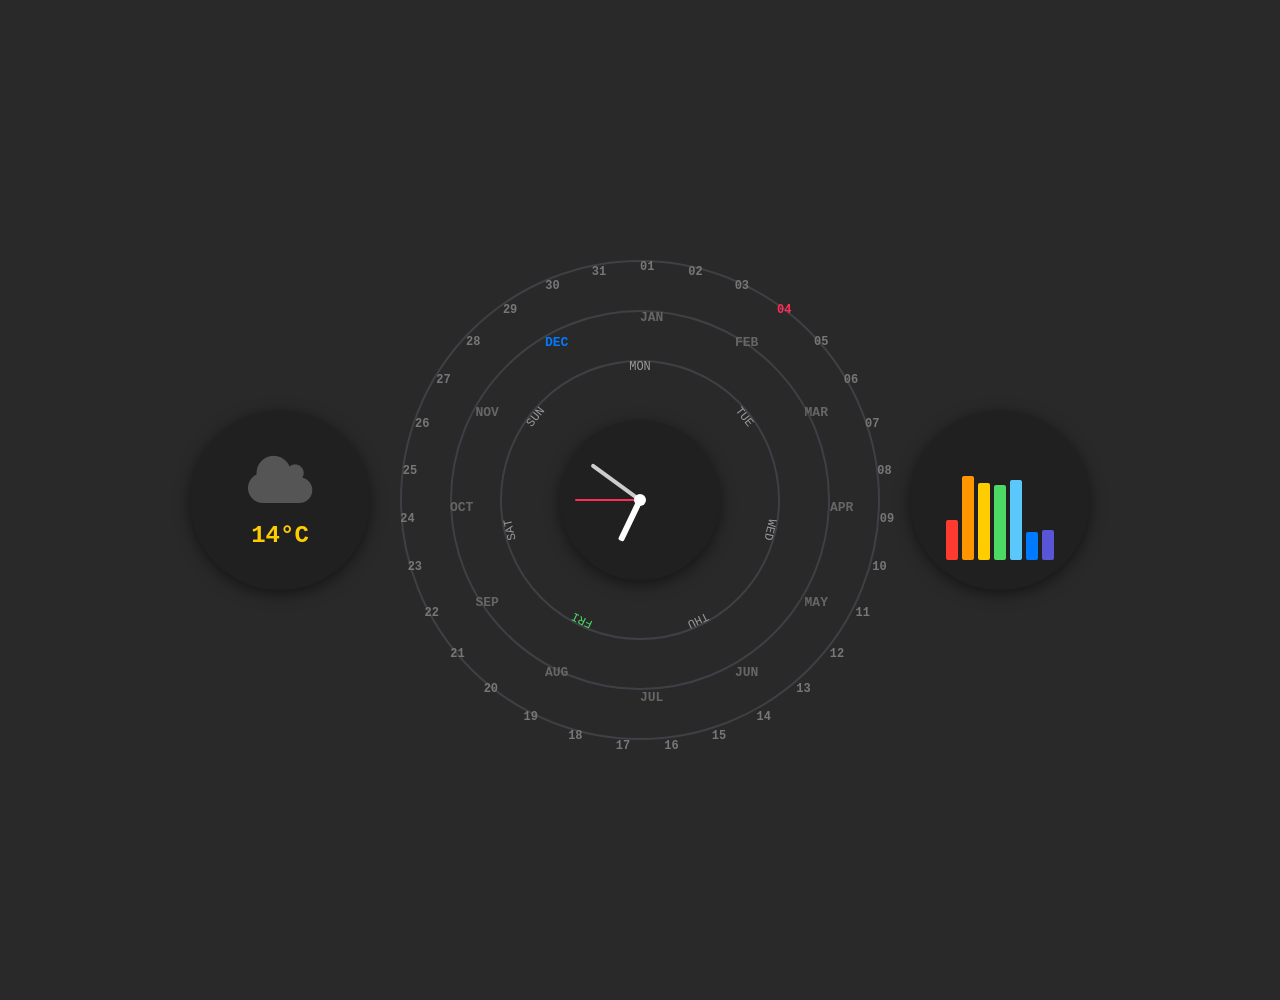
<file: circular-calendar.html>
<!DOCTYPE html>
<html lang="en">
<head>
    <meta charset="UTF-8">
    <meta name="viewport" content="width=device-width, initial-scale=1.0">
    <title>Circular Calendar</title>
    <link rel="stylesheet" href="https://cdnjs.cloudflare.com/ajax/libs/font-awesome/4.7.0/css/font-awesome.min.css">
    <style>
        * {
            box-sizing: border-box;
        }

        html, body {
            background: #292929;
            font-family: 'Roboto Mono', monospace;
            margin: 0;
            padding: 0;
            width: 100%;
            height: 100%;
            display: flex;
            align-items: center;
            justify-content: center;
            overflow: hidden;
        }

        .calendar-wrapper {
            position: relative;
            width: 100%;
            max-width: 1000px;
            height: 1000px;
            margin: auto;
        }

        /* CENTER CLOCK */
        .center-dial {
            position: absolute;
            top: 50%;
            left: 50%;
            transform: translate(-50%, -50%);
            width: 160px;
            height: 160px;
            background: #202020;
            border-radius: 50%;
            box-shadow: 0 4px 15px rgba(0,0,0,0.5);
            display: flex;
            align-items: center;
            justify-content: center;
            z-index: 10;
        }

        .clock-center {
            width: 12px;
            height: 12px;
            background: #FFF;
            border-radius: 50%;
            position: absolute;
            z-index: 5;
        }

        .hand {
            position: absolute;
            bottom: 50%;
            left: 50%;
            transform-origin: bottom center;
            background: #FFF;
            border-radius: 2px;
        }

        .hour-hand {
            width: 6px;
            height: 45px;
            margin-left: -3px;
            background: #FFF;
        }

        .minute-hand {
            width: 4px;
            height: 60px;
            margin-left: -2px;
            background: #CCC;
        }

        .second-hand {
            width: 2px;
            height: 65px;
            margin-left: -1px;
            background: #FF2D55;
        }

        /* RINGS */
        .ring {
            position: absolute;
            top: 50%;
            left: 50%;
            transform: translate(-50%, -50%);
            border-radius: 50%;
            border: 2px solid #3F3F46;
            display: flex;
            align-items: center;
            justify-content: center;
        }

        .day-name-ring {
            width: 280px;
            height: 280px;
        }

        .month-ring {
            width: 380px;
            height: 380px;
        }

        .day-ring {
            width: 480px;
            height: 480px;
        }

        .ring-text {
            position: absolute;
            font-size: 14px;
            font-weight: bold;
            color: #555;
        }

        .day-name-labels {
            width: 280px;
            height: 280px;
            position: relative;
        }

        .day-label {
            position: absolute;
            width: 100%;
            height: 100%;
            display: flex;
            align-items: flex-start;
            justify-content: center;
            transform-origin: center;
        }

        .day-label span {
            color: #999;
            font-size: 12px;
        }

        /* SIDE RINGS */
        .side-ring {
            position: absolute;
            width: 180px;
            height: 180px;
            background: #202020;
            border-radius: 50%;
            box-shadow: 0 4px 15px rgba(0,0,0,0.5);
            display: flex;
            flex-direction: column;
            align-items: center;
            justify-content: center;
            color: #555;
        }

        #weather {
            top: 50%;
            left: 5%;
            transform: translateY(-50%);
        }

        #steps {
            top: 50%;
            right: 5%;
            transform: translateY(-50%);
        }

        .fa-cloud {
            font-size: 60px;
            margin-bottom: 10px;
        }

        .temperature {
            font-size: 24px;
            color: #FFCC00;
            font-weight: bold;
        }

        .bars {
            display: flex;
            align-items: flex-end;
            justify-content: center;
            gap: 4px;
            height: 120px;
            width: 100%;
        }

        .bar {
            width: 12px;
            border-radius: 2px;
            transition: height 0.3s ease;
        }

        .bar-1 { background: #FF3B30; }
        .bar-2 { background: #FF9500; }
        .bar-3 { background: #FFCC00; }
        .bar-4 { background: #4CD964; }
        .bar-5 { background: #5AC8FA; }
        .bar-6 { background: #007AFF; }
        .bar-7 { background: #5856D6; }

        .day-label span {
            display: inline-block;
            text-align: center;
        }

        @media (max-width: 768px) {
            .calendar-wrapper {
                width: 100%;
                height: auto;
                aspect-ratio: 1;
            }

            .day-name-ring {
                width: 180px;
                height: 180px;
            }

            .month-ring {
                width: 260px;
                height: 260px;
            }

            .day-ring {
                width: 340px;
                height: 340px;
            }

            .side-ring {
                width: 120px;
                height: 120px;
            }

            #weather {
                left: 3%;
            }

            #steps {
                right: 3%;
            }

            .fa-cloud {
                font-size: 40px;
            }

            .temperature {
                font-size: 18px;
            }
        }
    </style>
</head>
<body>
    <div class="calendar-wrapper">
        <!-- CENTER CLOCK -->
        <div class="center-dial">
            <div class="hand hour-hand" id="hourHand"></div>
            <div class="hand minute-hand" id="minuteHand"></div>
            <div class="hand second-hand" id="secondHand"></div>
            <div class="clock-center"></div>
        </div>

        <!-- DAY NAME RING -->
        <div class="day-name-ring ring">
            <div class="day-name-labels" id="dayNameLabels"></div>
        </div>

        <!-- MONTH RING -->
        <div class="month-ring ring">
            <div id="monthLabels"></div>
        </div>

        <!-- DAY RING -->
        <div class="day-ring ring">
            <div id="dayLabels"></div>
        </div>

        <!-- WEATHER SIDE RING -->
        <div class="side-ring" id="weather">
            <i class="fa fa-cloud"></i>
            <div class="temperature">14°C</div>
        </div>

        <!-- STEPS SIDE RING -->
        <div class="side-ring" id="steps">
            <div class="bars" id="barsContainer"></div>
        </div>
    </div>

    <script>
        const dayNames = ['MON', 'TUE', 'WED', 'THU', 'FRI', 'SAT', 'SUN'];
        const monthNames = ['JAN', 'FEB', 'MAR', 'APR', 'MAY', 'JUN', 'JUL', 'AUG', 'SEP', 'OCT', 'NOV', 'DEC'];
        const dayNumbers = Array.from({length: 31}, (_, i) => String(i+1).padStart(2, '0'));
        const barColors = ['bar-1', 'bar-2', 'bar-3', 'bar-4', 'bar-5', 'bar-6', 'bar-7'];

        function updateClock() {
            const now = new Date();
            const seconds = now.getSeconds();
            const minutes = now.getMinutes();
            const hours = now.getHours() % 12;

            document.getElementById('secondHand').style.transform = `rotate(${seconds * 6}deg)`;
            document.getElementById('minuteHand').style.transform = `rotate(${minutes * 6}deg)`;
            document.getElementById('hourHand').style.transform = `rotate(${hours * 30 + minutes * 0.5}deg)`;
        }

        function createRingLabels() {
            const now = new Date();
            const currentDay = now.getDay() || 7;
            const currentMonth = now.getMonth();
            const currentDate = now.getDate();

            // Day name labels
            const dayNameLabels = document.getElementById('dayNameLabels');
            dayNames.forEach((day, index) => {
                const angle = (index / dayNames.length) * 360;
                const label = document.createElement('div');
                label.className = 'day-label';
                label.style.transform = `rotate(${angle}deg)`;
                label.innerHTML = `<span style="color: ${currentDay === (index + 1) ? '#4CD964' : '#999'}">${day}</span>`;
                dayNameLabels.appendChild(label);
            });

            // Month labels
            const monthLabels = document.getElementById('monthLabels');
            monthNames.forEach((month, index) => {
                const angle = (index / monthNames.length) * 360;
                const label = document.createElement('div');
                label.style.position = 'absolute';
                label.style.transform = `rotate(${angle}deg) translateY(-190px) rotate(-${angle}deg)`;
                label.style.color = currentMonth === index ? '#007AFF' : '#666';
                label.style.fontSize = '13px';
                label.style.fontWeight = 'bold';
                label.textContent = month;
                monthLabels.appendChild(label);
            });

            // Day labels
            const dayLabels = document.getElementById('dayLabels');
            dayNumbers.forEach((day, index) => {
                const angle = (index / dayNumbers.length) * 360;
                const label = document.createElement('div');
                label.style.position = 'absolute';
                label.style.transform = `rotate(${angle}deg) translateY(-240px) rotate(-${angle}deg)`;
                label.style.color = parseInt(day) === currentDate ? '#FF2D55' : '#777';
                label.style.fontSize = '12px';
                label.style.fontWeight = 'bold';
                label.textContent = day;
                dayLabels.appendChild(label);
            });

            // Bars
            const barsContainer = document.getElementById('barsContainer');
            for (let i = 0; i < 7; i++) {
                const bar = document.createElement('div');
                bar.className = `bar ${barColors[i]}`;
                bar.style.height = (Math.random() * 70 + 20) + 'px';
                barsContainer.appendChild(bar);
            }
        }

        // Initialize
        createRingLabels();
        updateClock();
        setInterval(updateClock, 1000);
    </script>
</body>
</html>
</file>
